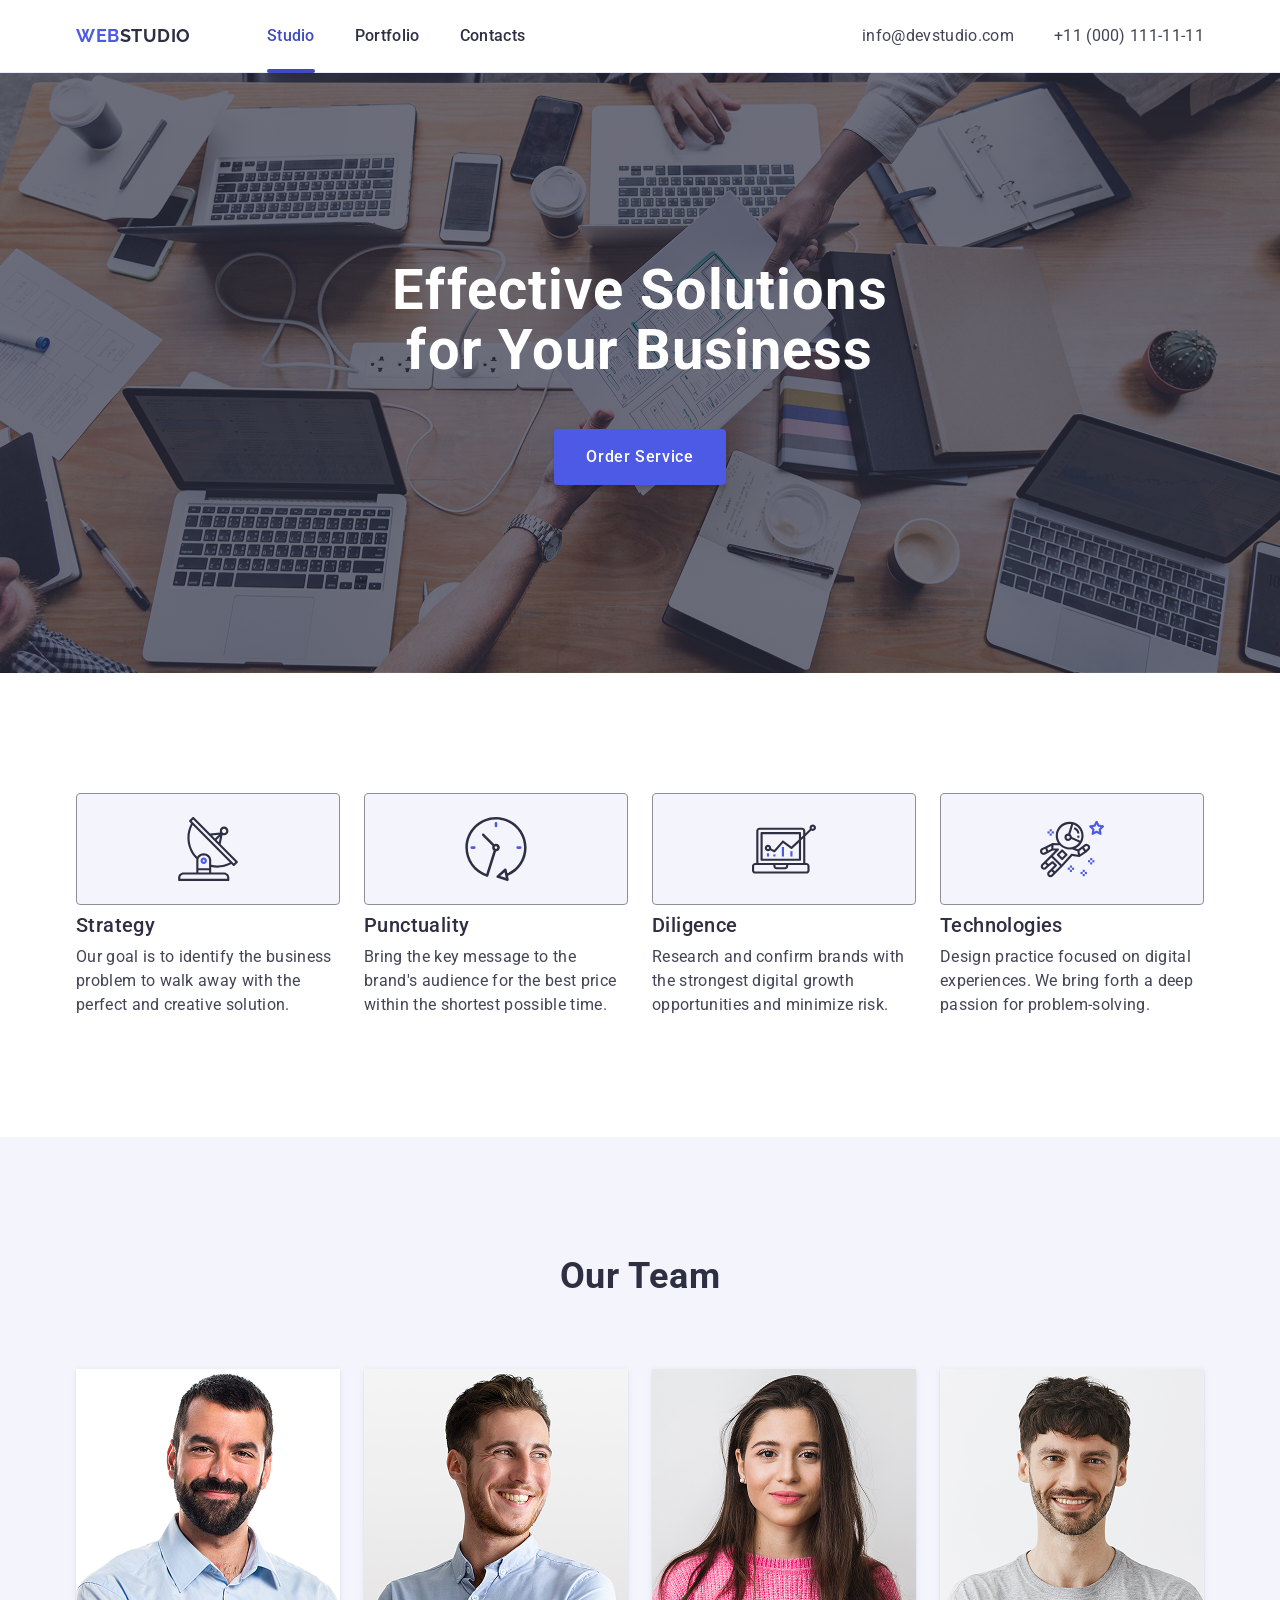
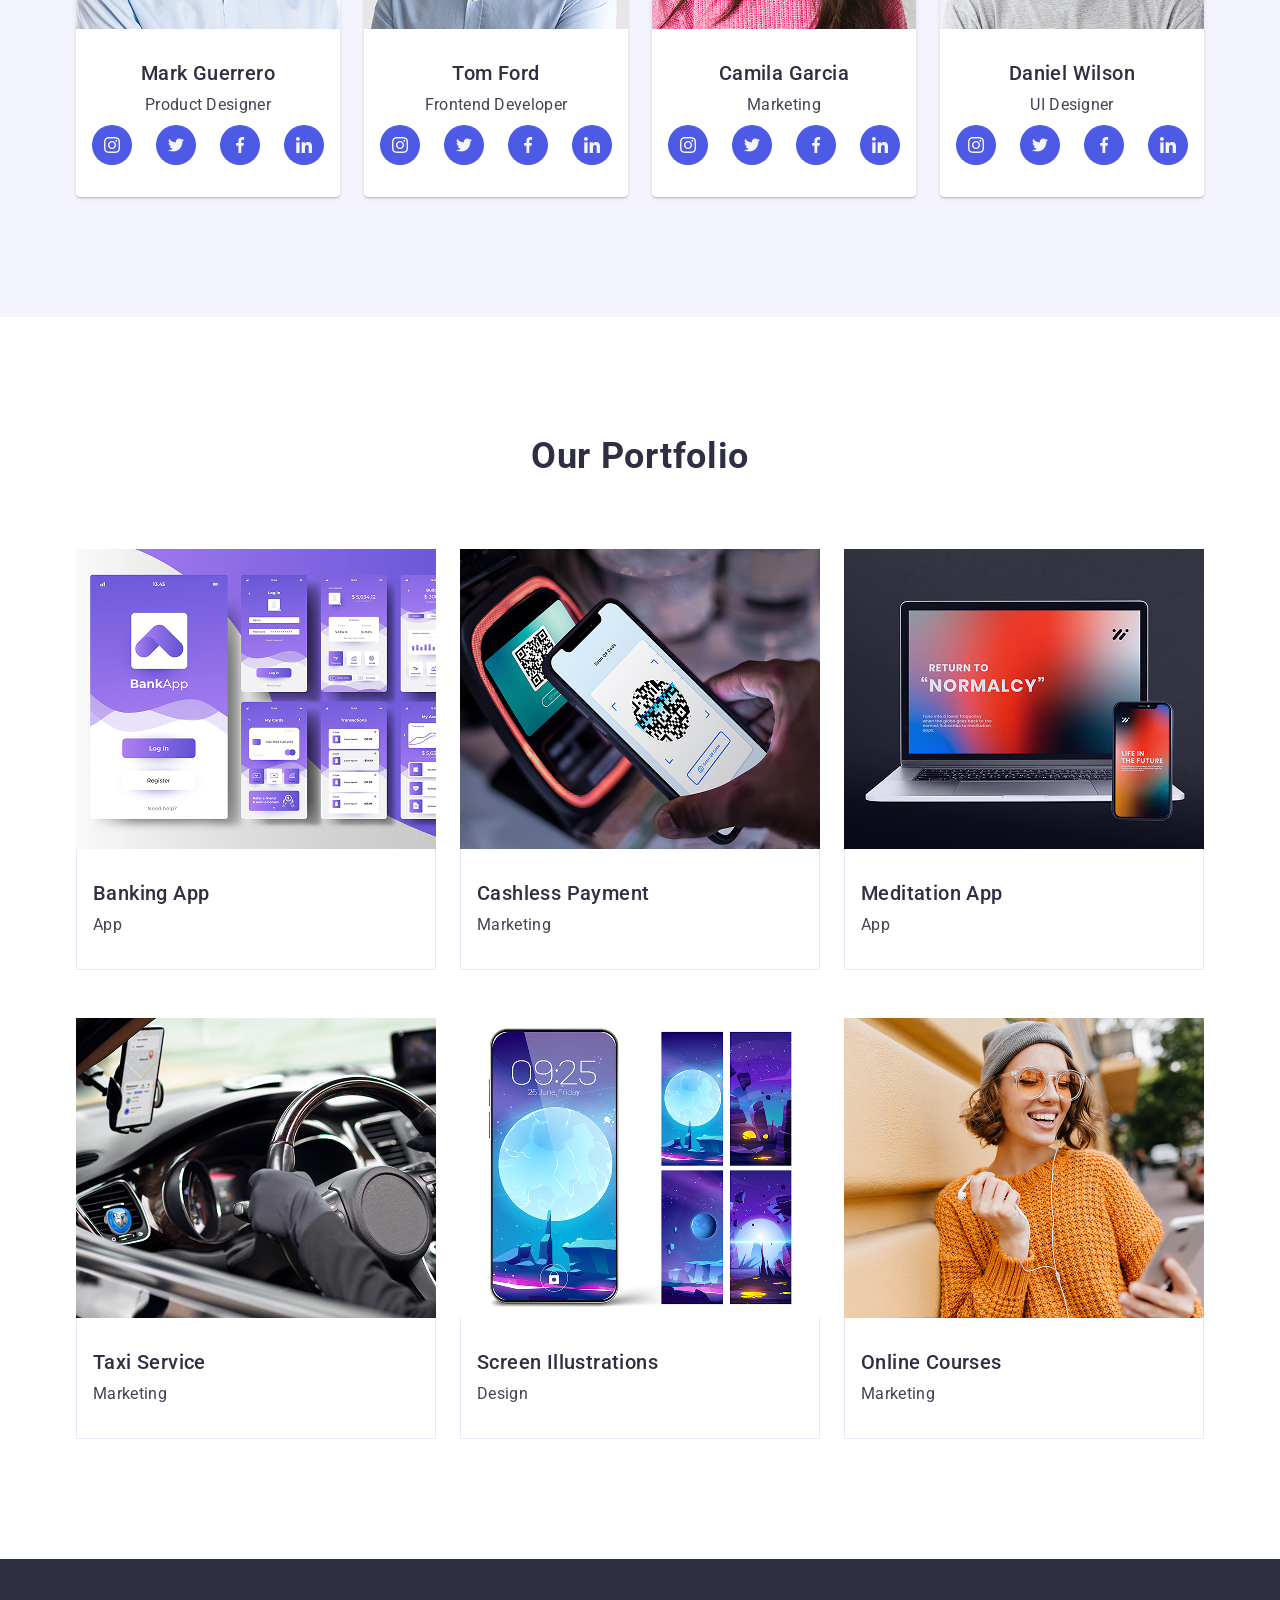
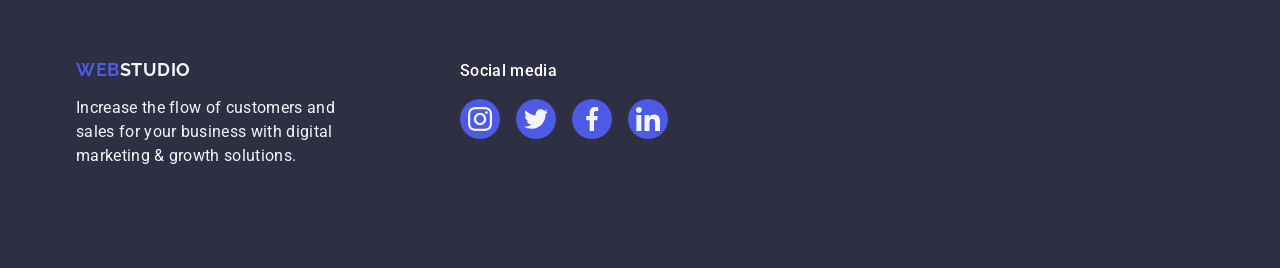
<file: index.html>
<!DOCTYPE html>
<html lang="en">

<head>
    <meta charset="UTF-8">
    <meta name="viewport" content="width=device-width, initial-scale=1.0">
    <title>WebStudio</title>
    <link rel="stylesheet" href="https://cdnjs.cloudflare.com/ajax/libs/modern-normalize/3.0.1/modern-normalize.min.css"
        integrity="sha512-q6WgHqiHlKyOqslT/lgBgodhd03Wp4BEqKeW6nNtlOY4quzyG3VoQKFrieaCeSnuVseNKRGpGeDU3qPmabCANg=="
        crossorigin="anonymous" referrerpolicy="no-referrer">
    <link rel="preconnect" href="https://fonts.googleapis.com">
    <link rel="preconnect" href="https://fonts.gstatic.com" crossorigin>
    <link href="https://fonts.googleapis.com/css2?family=Raleway:wght@700&family=Roboto:wght@400;500;700&display=swap"
        rel="stylesheet">
    <link rel="stylesheet" href="./css/styles.css">
</head>

<body>

    <header class="header">
        <div class="container header-container">
            <nav class="header-nav">
                <a class="header-logo" href="./index.html"><span class="header-logo-blue">Web</span>Studio</a>
                <ul class="header-menu">
                    <li><a class="header-link current" href="./index.html">Studio</a></li>
                    <li><a class="header-link" href="">Portfolio</a></li>
                    <li><a class="header-link" href="">Contacts</a></li>
                </ul>
            </nav>
            <address class="header-address">
                <ul class="header-contacts-list">
                    <li><a class="header-contacts" href="mailto:info@devstudio.com">info@devstudio.com</a></li>
                    <li><a class="header-contacts" href="tel:+110001111111">+11 (000) 111-11-11</a></li>
                </ul>
            </address>
        </div>
    </header>

    <main>
        <section class="hero">
            <div class="container">
                <h1 class="hero-title">Effective Solutions for Your Business</h1>
                <button class="hero-button" type="button">Order Service</button>
            </div>
        </section>

        <section class="our-features">
            <div class="container">
                <h2 class="visually-hidden">Our Features</h2>
                <ul class="features-list">
                    <li class="features-item">
                        <div class="icon-wrapper">
                            <svg class="features-icon" width="64" height="64" aria-hidden="true">
                                <use href="./images/icons.svg#icon-antenna"></use>
                            </svg>
                        </div>
                        <h3 class="features-h">Strategy</h3>
                        <p class="features-text">Our goal is to identify the business problem to walk away with the
                            perfect
                            and creative solution.</p>
                    </li>

                    <li class="features-item">
                        <div class="icon-wrapper">
                            <svg class="features-icon" width="64" height="64" aria-hidden="true">
                                <use href="./images/icons.svg#icon-clock"></use>
                            </svg>
                        </div>
                        <h3 class="features-h">Punctuality</h3>
                        <p class="features-text">Bring the key message to the brand's audience for the best price within
                            the
                            shortest possible time.</p>
                    </li>

                    <li class="features-item">
                        <div class="icon-wrapper">
                            <svg class="features-icon" width="64" height="64" aria-hidden="true">
                                <use href="./images/icons.svg#icon-diagram"></use>
                            </svg>
                        </div>
                        <h3 class="features-h">Diligence</h3>
                        <p class="features-text">Research and confirm brands with the strongest digital growth
                            opportunities
                            and minimize risk.</p>
                    </li>

                    <li class="features-item">
                        <div class="icon-wrapper">
                            <svg class="features-icon" width="64" height="64" aria-hidden="true">
                                <use href="./images/icons.svg#icon-astronaut"></use>
                            </svg>
                        </div>
                        <h3 class="features-h">Technologies</h3>
                        <p class="features-text">Design practice focused on digital experiences. We bring forth a deep
                            passion for problem-solving.</p>
                    </li>
                </ul>
            </div>
        </section>

        <section class="team">
            <div class="container">
                <h2 class="our-team">Our Team</h2>
                <ul class="team-list">
                    <li class="team-item">
                        <img src="./images/product.png" alt="Mark Guerrero" width="264" height="260">
                        <div class="team-text">
                            <h3 class="team-members">Mark Guerrero</h3>
                            <p class="team-position">Product Designer</p>
                            <ul class="social-list">
                                <li class="social-item">
                                    <a href="" class="social-link">
                                        <svg class="social-icon" width="16" height="16" aria-hidden="true">
                                            <use href="./images/icons.svg#icon-instagram"></use>
                                        </svg>
                                    </a>
                                </li>
                                <li class="social-item">
                                    <a href="" class="social-link">
                                        <svg class="social-icon" width="16" height="16" aria-hidden="true">
                                            <use href="./images/icons.svg#icon-twitter"></use>
                                        </svg>
                                    </a>
                                </li>
                                <li class="social-item">
                                    <a href="" class="social-link">
                                        <svg class="social-icon" width="16" height="16" aria-hidden="true">
                                            <use href="./images/icons.svg#icon-facebook"></use>
                                        </svg>
                                    </a>
                                </li>
                                <li class="social-item">
                                    <a href="" class="social-link">
                                        <svg class="social-icon" width="16" height="16" aria-hidden="true">
                                            <use href="./images/icons.svg#icon-linkedin"></use>
                                        </svg>
                                    </a>
                                </li>
                            </ul>
                        </div>
                    </li>

                    <li class="team-item">
                        <img src="./images/frontend.png" alt="Tom Ford" width="264" height="260">
                        <div class="team-text">
                            <h3 class="team-members">Tom Ford</h3>
                            <p class="team-position">Frontend Developer</p>
                            <ul class="social-list">
                                <li class="social-item">
                                    <a href="" class="social-link">
                                        <svg class="social-icon" width="16" height="16" aria-hidden="true">
                                            <use href="./images/icons.svg#icon-instagram"></use>
                                        </svg>
                                    </a>
                                </li>
                                <li class="social-item">
                                    <a href="" class="social-link">
                                        <svg class="social-icon" width="16" height="16" aria-hidden="true">
                                            <use href="./images/icons.svg#icon-twitter"></use>
                                        </svg>
                                    </a>
                                </li>
                                <li class="social-item">
                                    <a href="" class="social-link">
                                        <svg class="social-icon" width="16" height="16" aria-hidden="true">
                                            <use href="./images/icons.svg#icon-facebook"></use>
                                        </svg>
                                    </a>
                                </li>
                                <li class="social-item">
                                    <a href="" class="social-link">
                                        <svg class="social-icon" width="16" height="16" aria-hidden="true">
                                            <use href="./images/icons.svg#icon-linkedin"></use>
                                        </svg>
                                    </a>
                                </li>
                            </ul>
                        </div>
                    </li>

                    <li class="team-item">
                        <img src="./images/marketing.png" alt="Camila Garcia" width="264" height="260">
                        <div class="team-text">
                            <h3 class="team-members">Camila Garcia</h3>
                            <p class="team-position">Marketing</p>
                            <ul class="social-list">
                                <li class="social-item">
                                    <a href="" class="social-link">
                                        <svg class="social-icon" width="16" height="16" aria-hidden="true">
                                            <use href="./images/icons.svg#icon-instagram"></use>
                                        </svg>
                                    </a>
                                </li>
                                <li class="social-item">
                                    <a href="" class="social-link">
                                        <svg class="social-icon" width="16" height="16" aria-hidden="true">
                                            <use href="./images/icons.svg#icon-twitter"></use>
                                        </svg>
                                    </a>
                                </li>
                                <li class="social-item">
                                    <a href="" class="social-link">
                                        <svg class="social-icon" width="16" height="16" aria-hidden="true">
                                            <use href="./images/icons.svg#icon-facebook"></use>
                                        </svg>
                                    </a>
                                </li>
                                <li class="social-item">
                                    <a href="" class="social-link">
                                        <svg class="social-icon" width="16" height="16" aria-hidden="true">
                                            <use href="./images/icons.svg#icon-linkedin"></use>
                                        </svg>
                                    </a>
                                </li>
                            </ul>
                        </div>
                    </li>

                    <li class="team-item">
                        <img src="./images/designer.png" alt="Daniel Wilson" width="264" height="260">
                        <div class="team-text">
                            <h3 class="team-members">Daniel Wilson</h3>
                            <p class="team-position">UI Designer</p>
                            <ul class="social-list">
                                <li class="social-item">
                                    <a href="" class="social-link">
                                        <svg class="social-icon" width="16" height="16" aria-hidden="true">
                                            <use href="./images/icons.svg#icon-instagram"></use>
                                        </svg>
                                    </a>
                                </li>
                                <li class="social-item">
                                    <a href="" class="social-link">
                                        <svg class="social-icon" width="16" height="16" aria-hidden="true">
                                            <use href="./images/icons.svg#icon-twitter"></use>
                                        </svg>
                                    </a>
                                </li>
                                <li class="social-item">
                                    <a href="" class="social-link">
                                        <svg class="social-icon" width="16" height="16" aria-hidden="true">
                                            <use href="./images/icons.svg#icon-facebook"></use>
                                        </svg>
                                    </a>
                                </li>
                                <li class="social-item">
                                    <a href="" class="social-link">
                                        <svg class="social-icon" width="16" height="16" aria-hidden="true">
                                            <use href="./images/icons.svg#icon-linkedin"></use>
                                        </svg>
                                    </a>
                                </li>
                            </ul>
                        </div>
                    </li>
                </ul>

            </div>
        </section>

        <section class="portfolio">
            <div class="container">
                <h2 class="our-portfolio">Our Portfolio</h2>
                <ul class="portfolio-list">
                    <li class="portfolio-item">
                        <div class="portfolio-thumb">
                            <img src="./images/App.jpg" alt="Banking app" width="360" height="300">
                            <p class="portfolio-overlay">
                                14 Guided Sales Excellence Survey Tool for Store Management is a software application to
                                help you examine your business
                            </p>
                        </div>
                        <div class="portfolio-text-style">
                            <h3 class="portfolio-progs">Banking App</h3>
                            <p class="portfolio-text">App</p>
                        </div>
                    </li>
                    <li class="portfolio-item">
                        <div class="portfolio-thumb">
                            <img src="./images/Payment.jpg" alt="Cashless Payment" width="360" height="300">
                            <p class="portfolio-overlay">
                                14 Stylish and User-Friendly App Design Concepts · Task Manager App · Calorie Tracker
                                App · Exotic Fruit
                                Ecommerce App · Cloud Storage App
                            </p>
                        </div>
                        <div class="portfolio-text-style">
                            <h3 class="portfolio-progs">Cashless Payment</h3>
                            <p class="portfolio-text">Marketing</p>
                        </div>
                    </li>
                    <li class="portfolio-item">
                        <div class="portfolio-thumb">
                            <img src="./images/Meditation.jpg" alt="Meditation app" width="360" height="300">
                            <p class="portfolio-overlay">
                                Experience peaceful mind with our new Meditation App designed for your daily relaxation
                                routine
                            </p>
                        </div>
                        <div class="portfolio-text-style">
                            <h3 class="portfolio-progs">Meditation App</h3>
                            <p class="portfolio-text">App</p>
                        </div>
                    </li>
                    <li class="portfolio-item">
                        <div class="portfolio-thumb">
                            <img src="./images/Taxi.jpg" alt="Taxi service" width="360" height="300">
                            <p class="portfolio-overlay">
                                Get your ride in minutes with our fast and reliable Taxi Service solutions
                            </p>
                        </div>
                        <div class="portfolio-text-style">
                            <h3 class="portfolio-progs">Taxi Service</h3>
                            <p class="portfolio-text">Marketing</p>
                        </div>
                    </li>
                    <li class="portfolio-item">
                        <div class="portfolio-thumb">
                            <img src="./images/Screen.jpg" alt="Screen Illustrations" width="360" height="300">
                            <p class="portfolio-overlay">
                                Beautiful and unique screen illustrations to make your project stand out from the crowd
                            </p>
                        </div>
                        <div class="portfolio-text-style">
                            <h3 class="portfolio-progs">Screen Illustrations</h3>
                            <p class="portfolio-text">Design</p>
                        </div>
                    </li>
                    <li class="portfolio-item">
                        <div class="portfolio-thumb">
                            <img src="./images/Courses.jpg" alt="Online Courses" width="360" height="300">
                            <p class="portfolio-overlay">
                                Learn new skills with our professional online courses designed for modern digital
                                careers
                            </p>
                        </div>
                        <div class="portfolio-text-style">
                            <h3 class="portfolio-progs">Online Courses</h3>
                            <p class="portfolio-text">Marketing</p>
                        </div>
                    </li>
                </ul>
            </div>
        </section>
    </main>

    <footer class="footer">
        <div class="container footer-container">

            <div class="footer-logo-wrapper">
                <a class="footer-logo" href="./index.html"><span class="footer-logo-blue">Web</span>Studio</a>
                <p class="footer-slogan">Increase the flow of customers and sales for your business with digital
                    marketing &
                    growth solutions.</p>
            </div>

            <div class="footer-social">
                <p class="footer-social-text">Social media</p>
                <ul class="footer-social-list">
                    <li class="social-item">
                        <a href="" class="footer-social-link">
                            <svg class="social-icon" width="24" height="24" aria-hidden="true">
                                <use href="./images/icons.svg#icon-instagram"></use>
                            </svg>
                        </a>
                    </li>
                    <li class="social-item">
                        <a href="" class="footer-social-link">
                            <svg class="social-icon" width="24" height="24" aria-hidden="true">
                                <use href="./images/icons.svg#icon-twitter"></use>
                            </svg>
                        </a>
                    </li>
                    <li class="social-item">
                        <a href="" class="footer-social-link">
                            <svg class="social-icon" width="24" height="24" aria-hidden="true">
                                <use href="./images/icons.svg#icon-facebook"></use>
                            </svg>
                        </a>
                    </li>
                    <li class="social-item">
                        <a href="" class="footer-social-link">
                            <svg class="social-icon" width="24" height="24" aria-hidden="true">
                                <use href="./images/icons.svg#icon-linkedin"></use>
                            </svg>
                        </a>
                    </li>
                </ul>
            </div>

        </div>
    </footer>
</body>

</html>
</file>
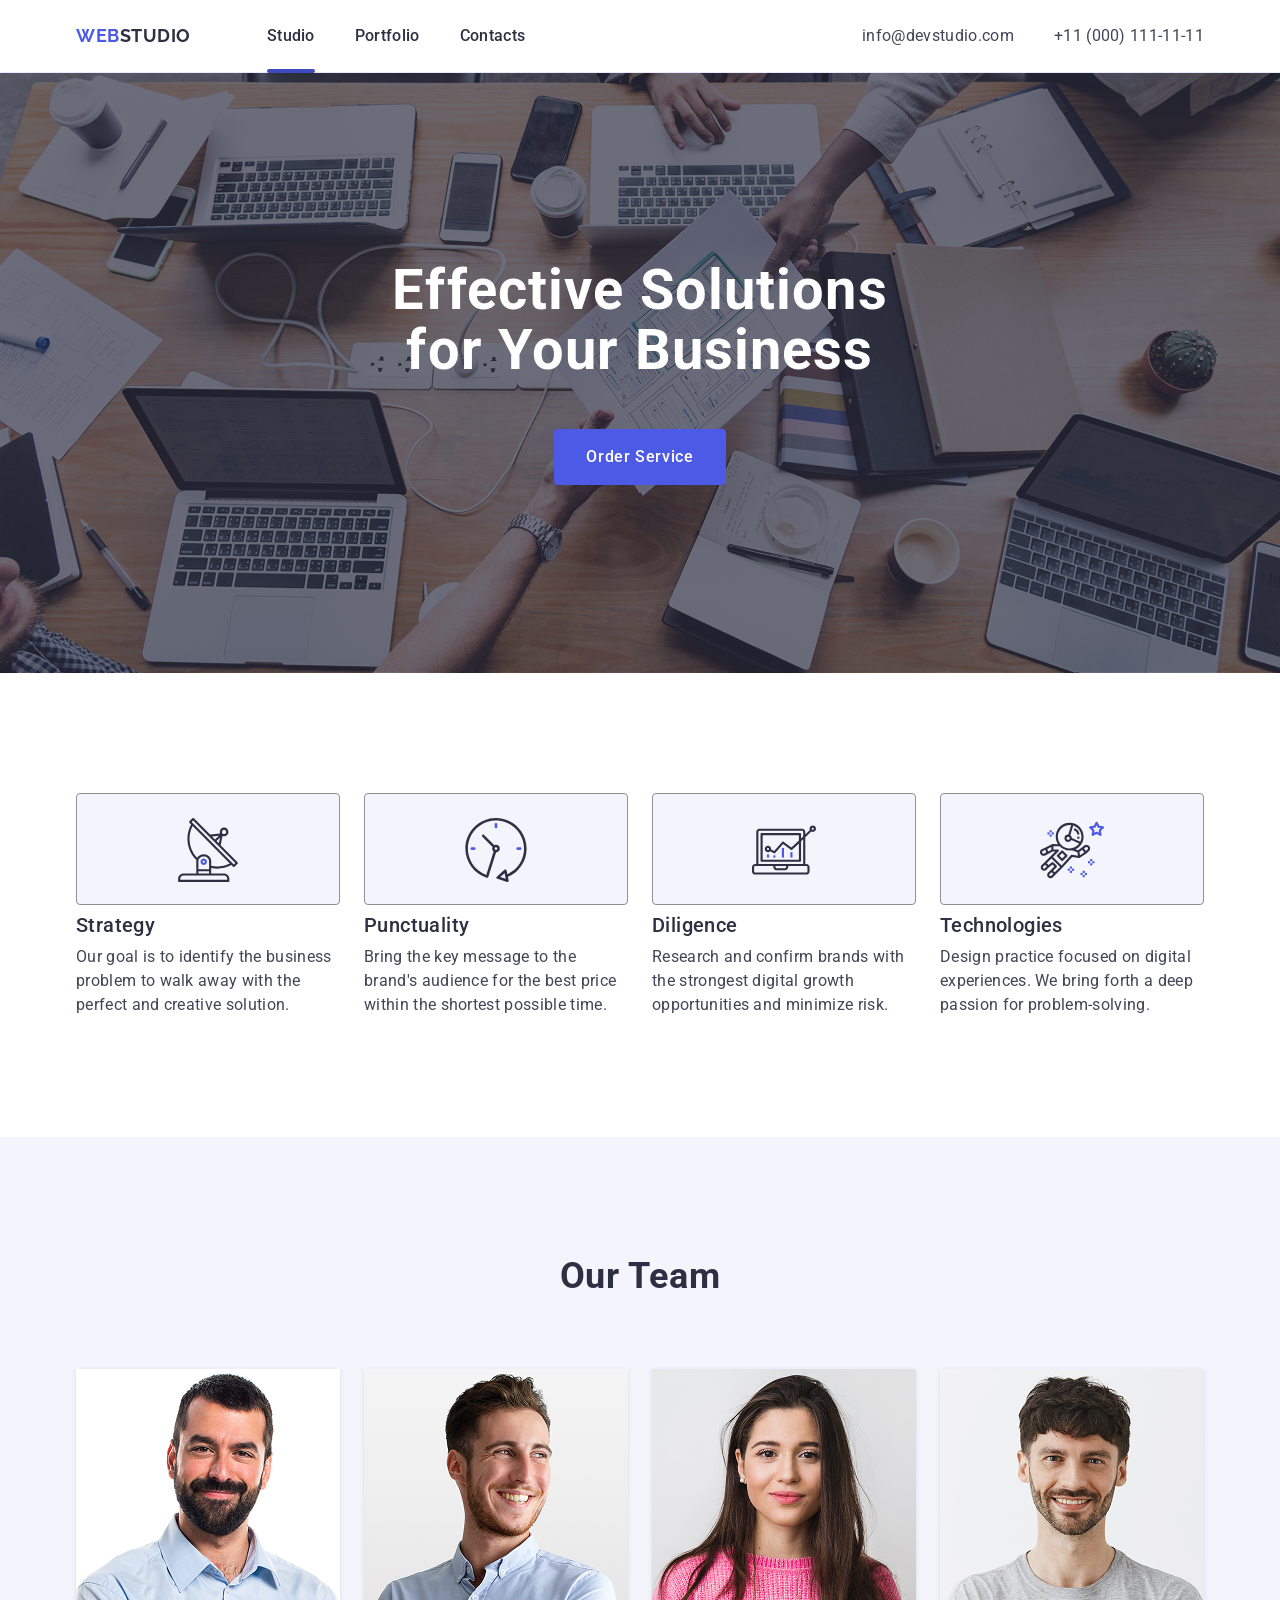
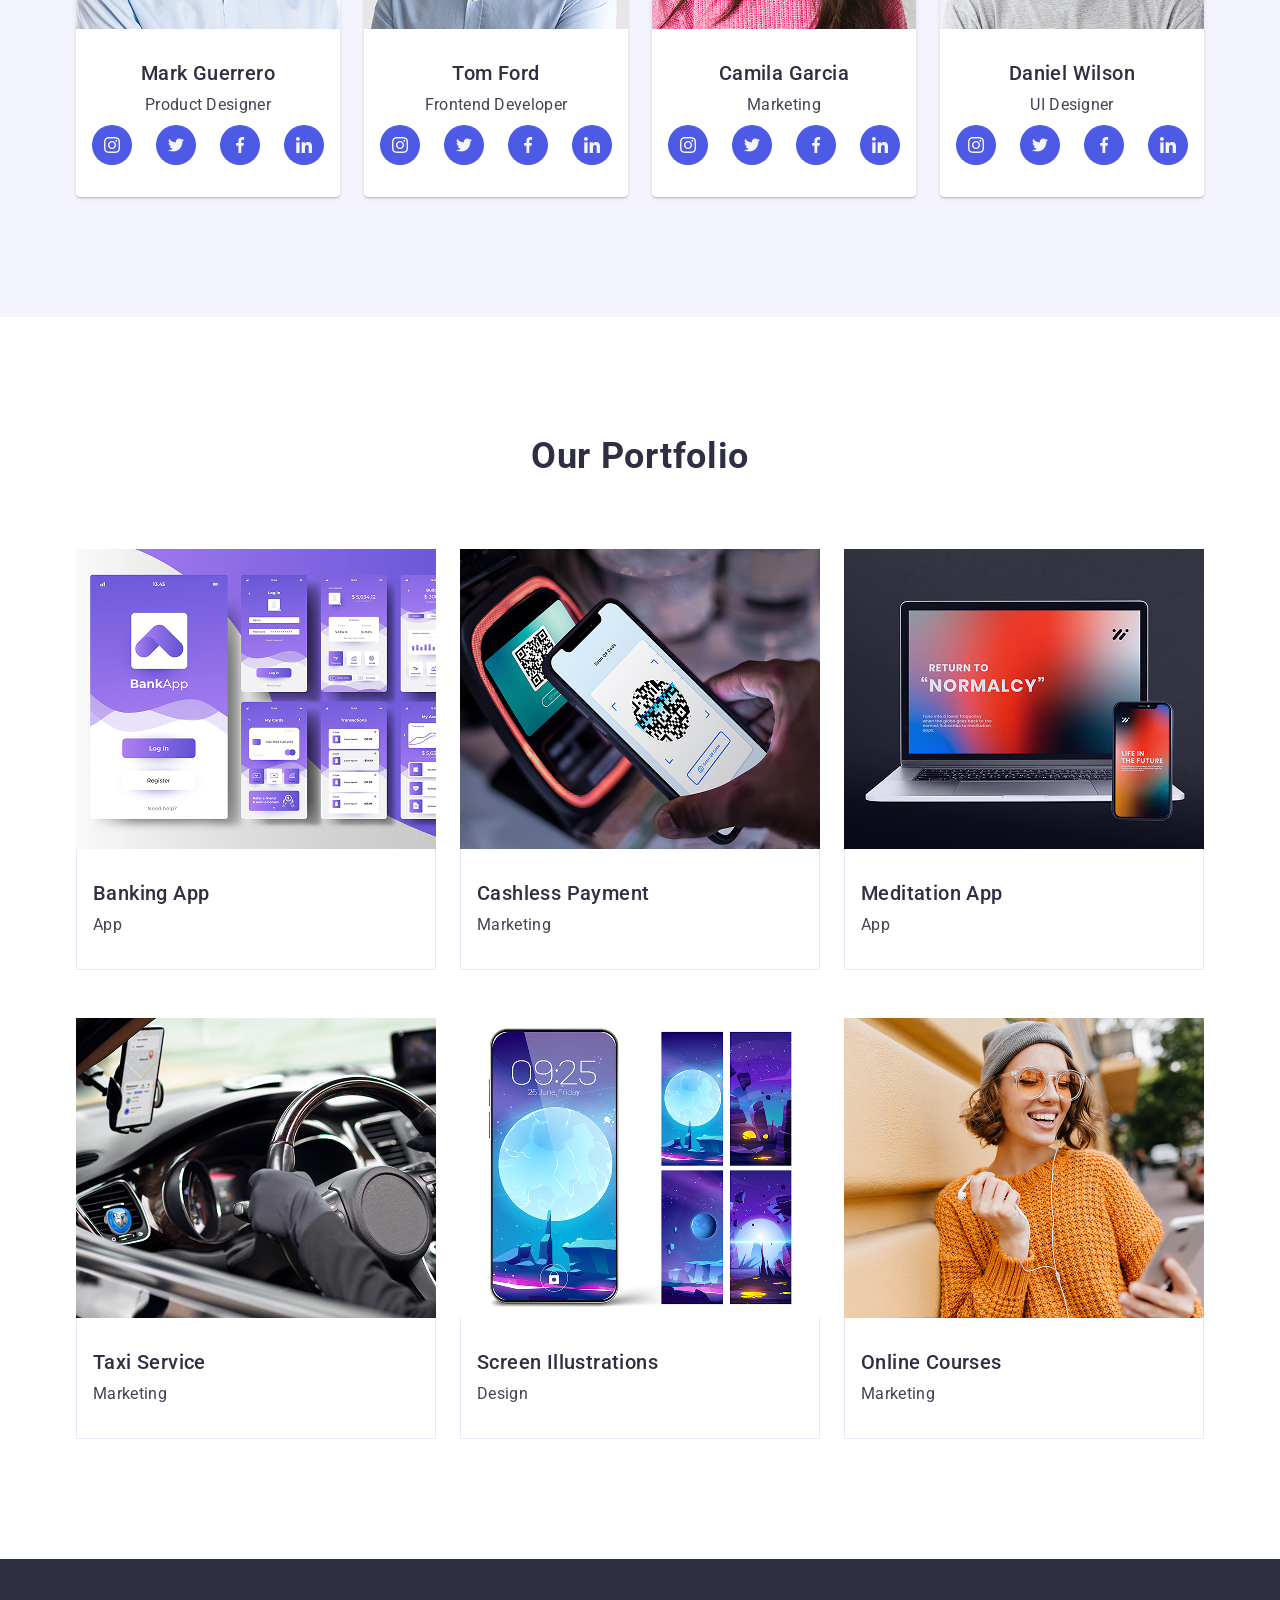
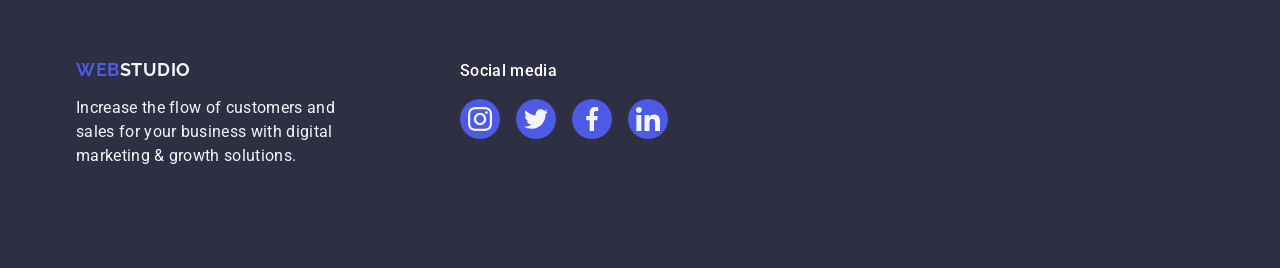
<file: goit-markup-hw-04/index.html>
<!DOCTYPE html>
<html lang="en">

<head>
    <meta charset="UTF-8">
    <meta name="viewport" content="width=device-width, initial-scale=1.0">
    <title>WebStudio</title>
    <link rel="stylesheet" href="https://cdnjs.cloudflare.com/ajax/libs/modern-normalize/3.0.1/modern-normalize.min.css"
        integrity="sha512-q6WgHqiHlKyOqslT/lgBgodhd03Wp4BEqKeW6nNtlOY4quzyG3VoQKFrieaCeSnuVseNKRGpGeDU3qPmabCANg=="
        crossorigin="anonymous" referrerpolicy="no-referrer">
    <link rel="preconnect" href="https://fonts.googleapis.com">
    <link rel="preconnect" href="https://fonts.gstatic.com" crossorigin>
    <link href="https://fonts.googleapis.com/css2?family=Raleway:wght@700&family=Roboto:wght@400;500;700&display=swap"
        rel="stylesheet">
    <link rel="stylesheet" href="./css/styles.css">
</head>

<body>

    <header class="header">
        <div class="container header-container">

            <nav class="header-nav">
                <a class="header-logo" href="./index.html"><span class="header-logo-blue">Web</span>Studio</a>
                <ul class="header-menu">
                    <li><a class="header-link current" href="./index.html">Studio</a></li>
                    <li><a class="header-link" href="">Portfolio</a></li>
                    <li><a class="header-link" href="">Contacts</a></li>
                </ul>
            </nav>

            <address class="header-address">
                <ul class="header-contacts-list">
                    <li><a class="header-contacts" href="mailto:info@devstudio.com">info@devstudio.com</a></li>
                    <li><a class="header-contacts" href="tel:+110001111111">+11 (000) 111-11-11</a></li>
                </ul>
            </address>

        </div>
    </header>

    <main>
        <section class="hero">
            <div class="container">
                <h1 class="hero-title">Effective Solutions for Your Business</h1>
                <button class="hero-button" type="button">Order Service</button>
            </div>
        </section>

        <section class="our-features">
            <div class="container">
                <h2 class="visually-hidden">Our Features</h2>
                <ul class="features-list">
                    <li class="features-item">
                        <div class="icon-wrapper">
                            <svg class="features-icon" width="64" height="64" aria-hidden="true">
                                <use href="./images/icons.svg#icon-antenna"></use>
                            </svg>
                        </div>
                        <h3 class="features-h">Strategy</h3>
                        <p class="features-text">Our goal is to identify the business problem to walk away with the perfect
                            and creative solution.</p>
                    </li>
                
                    <li class="features-item">
                        <div class="icon-wrapper">
                            <svg class="features-icon" width="64" height="64" aria-hidden="true">
                                <use href="./images/icons.svg#icon-clock"></use>
                            </svg>
                        </div>
                        <h3 class="features-h">Punctuality</h3>
                        <p class="features-text">Bring the key message to the brand's audience for the best price within the
                            shortest possible time.</p>
                    </li>
                
                    <li class="features-item">
                        <div class="icon-wrapper">
                            <svg class="features-icon" width="64" height="64" aria-hidden="true">
                                <use href="./images/icons.svg#icon-diagram"></use>
                            </svg>
                        </div>
                        <h3 class="features-h">Diligence</h3>
                        <p class="features-text">Research and confirm brands with the strongest digital growth opportunities
                            and minimize risk.</p>
                    </li>
                
                    <li class="features-item">
                        <div class="icon-wrapper">
                            <svg class="features-icon" width="64" height="64" aria-hidden="true">
                                <use href="./images/icons.svg#icon-astronaut"></use>
                            </svg>
                        </div>
                        <h3 class="features-h">Technologies</h3>
                        <p class="features-text">Design practice focused on digital experiences. We bring forth a deep
                            passion for problem-solving.</p>
                    </li>
                </ul>
            </div>
        </section>

        <section class="team">
            <div class="container">
            <h2 class="our-team">Our Team</h2>
            <ul class="team-list">
                <li class="team-item">
                    <img src="./images/product.png" alt="Product Designer" width="264" height="260">
                    <div class="team-text">
                        <h3 class="team-members">Mark Guerrero</h3>
                        <p class="team-position">Product Designer</p>
                        <ul class="social-list">
                            <li class="social-item">
                                <div class="team-wrapper">
                                    <svg class="social-icon" width="16" height="16" aria-hidden="true">
                                        <use href="./images/icons.svg#icon-instagram"></use>
                                    </svg>
                                </div>
                            </li>
                        
                            <li class="social-item">
                                <div class="team-wrapper">
                                    <svg class="social-icon" width="16" height="16" aria-hidden="true">
                                        <use href="./images/icons.svg#icon-twitter"></use>
                                    </svg>
                                </div>
                            </li>
                        
                            <li class="social-item">
                                <div class="team-wrapper">
                                    <svg class="social-icon" width="16" height="16" aria-hidden="true">
                                        <use href="./images/icons.svg#icon-facebook"></use>
                                    </svg>
                                </div>
                            </li>
                        
                            <li class="social-item">
                                <div class="team-wrapper">
                                    <svg class="social-icon" width="16" height="16" aria-hidden="true">
                                        <use href="./images/icons.svg#icon-linkedin"></use>
                                    </svg>
                                </div>
                            </li>
                        </ul>
                    </div>
                </li>
            
                <li class="team-item">
                    <img src="./images/frontend.png" alt="Frontend Developer" width="264" height="260">
                    <div class="team-text">
                        <h3 class="team-members">Tom Ford</h3>
                        <p class="team-position">Frontend Developer</p>
                        <ul class="social-list">
                            <li class="social-item">
                                <div class="team-wrapper">
                                    <svg class="social-icon" width="16" height="16" aria-hidden="true">
                                        <use href="./images/icons.svg#icon-instagram"></use>
                                    </svg>
                                </div>
                            </li>
                        
                            <li class="social-item">
                                <div class="team-wrapper">
                                    <svg class="social-icon" width="16" height="16" aria-hidden="true">
                                        <use href="./images/icons.svg#icon-twitter"></use>
                                    </svg>
                                </div>
                            </li>
                        
                            <li class="social-item">
                                <div class="team-wrapper">
                                    <svg class="social-icon" width="16" height="16" aria-hidden="true">
                                        <use href="./images/icons.svg#icon-facebook"></use>
                                    </svg>
                                </div>
                            </li>
                        
                            <li class="social-item">
                                <div class="team-wrapper">
                                    <svg class="social-icon" width="16" height="16" aria-hidden="true">
                                        <use href="./images/icons.svg#icon-linkedin"></use>
                                    </svg>
                                </div>
                            </li>
                        </ul>
                    </div>
                </li>
            
                <li class="team-item">
                    <img src="./images/marketing.png" alt="Marketing" width="264" height="260">
                    <div class="team-text">
                        <h3 class="team-members">Camila Garcia</h3>
                        <p class="team-position">Marketing</p>
                        <ul class="social-list">
                            <li class="social-item">
                                <div class="team-wrapper">
                                    <svg class="social-icon" width="16" height="16" aria-hidden="true">
                                        <use href="./images/icons.svg#icon-instagram"></use>
                                    </svg>
                                </div>
                            </li>
                        
                            <li class="social-item">
                                <div class="team-wrapper">
                                    <svg class="social-icon" width="16" height="16" aria-hidden="true">
                                        <use href="./images/icons.svg#icon-twitter"></use>
                                    </svg>
                                </div>
                            </li>
                        
                            <li class="social-item">
                                <div class="team-wrapper">
                                    <svg class="social-icon" width="16" height="16" aria-hidden="true">
                                        <use href="./images/icons.svg#icon-facebook"></use>
                                    </svg>
                                </div>
                            </li>
                        
                            <li class="social-item">
                                <div class="team-wrapper">
                                    <svg class="social-icon" width="16" height="16" aria-hidden="true">
                                        <use href="./images/icons.svg#icon-linkedin"></use>
                                    </svg>
                                </div>
                            </li>
                        </ul>
                    </div>
                </li>
            
                <li class="team-item">
                    <img src="./images/designer.png" alt="UI Designer" width="264" height="260">
                    <div class="team-text">
                        <h3 class="team-members">Daniel Wilson</h3>
                        <p class="team-position">UI Designer</p>
                        <ul class="social-list">
                            <li class="social-item">
                                <div class="team-wrapper">
                                    <svg class="social-icon" width="16" height="16" aria-hidden="true">
                                        <use href="./images/icons.svg#icon-instagram"></use>
                                    </svg>
                                </div>
                            </li>
                        
                            <li class="social-item">
                                <div class="team-wrapper">
                                    <svg class="social-icon" width="16" height="16" aria-hidden="true">
                                        <use href="./images/icons.svg#icon-twitter"></use>
                                    </svg>
                                </div>
                            </li>
                        
                            <li class="social-item">
                                <div class="team-wrapper">
                                    <svg class="social-icon" width="16" height="16" aria-hidden="true">
                                        <use href="./images/icons.svg#icon-facebook"></use>
                                    </svg>
                                </div>
                            </li>
                        
                            <li class="social-item">
                                <div class="team-wrapper">
                                    <svg class="social-icon" width="16" height="16" aria-hidden="true">
                                        <use href="./images/icons.svg#icon-linkedin"></use>
                                    </svg>
                                </div>
                            </li>
                        </ul>
                    </div>
                </li>
            </ul>

            </div>
        </section>

        <section class="portfolio">
            <div class="container">
                <h2 class="our-portfolio">Our Portfolio</h2>
                <ul class="portfolio-list">
                    <li class="portfolio-item">
                        <img src="./images/App.jpg" alt="Banking app" width="360" height="300">
                        <div class="portfolio-text-style">
                            <h3 class="portfolio-progs">Banking App</h3>
                            <p class="portfolio-text">App</p>
                        </div>
                    </li>
                    <li class="portfolio-item">
                        <div class="portfolio-thumb">
                            <img src="./images/Payment.jpg" alt="Cashless Payment" width="360" height="300">
                    
                            <p class="portfolio-overlay">
                                14 Stylish and User-Friendly App Design Concepts · Task Manager App · Calorie Tracker App · Exotic Fruit
                                Ecommerce App · Cloud Storage App
                            </p>
                        </div>
                    
                        <div class="portfolio-text-style">
                            <h3 class="portfolio-progs">Cashless Payment</h3>
                            <p class="portfolio-text">Marketing</p>
                        </div>
                    </li>
                    <li class="portfolio-item">
                        <img src="./images/Meditation.jpg" alt="Meditation app" width="360" height="300">
                        <div class="portfolio-text-style">
                            <h3 class="portfolio-progs">Meditation App</h3>
                            <p class="portfolio-text">App</p>
                        </div>
                    </li>
                    <li class="portfolio-item">
                        <img src="./images/Taxi.jpg" alt="Taxi service" width="360" height="300">
                        <div class="portfolio-text-style">
                            <h3 class="portfolio-progs">Taxi Service</h3>
                            <p class="portfolio-text">Marketing</p>
                        </div>
                    </li>
                    <li class="portfolio-item">
                        <img src="./images/Screen.jpg" alt="Screen Illustrations" width="360" height="300">
                        <div class="portfolio-text-style">
                            <h3 class="portfolio-progs">Screen Illustrations</h3>
                            <p class="portfolio-text">Design</p>
                        </div>
                    </li>
                    <li class="portfolio-item">
                        <img src="./images/Courses.jpg" alt="Online Courses" width="360" height="300">
                        <div class="portfolio-text-style">
                            <h3 class="portfolio-progs">Online Courses</h3>
                            <p class="portfolio-text">Marketing</p>
                        </div>
                    </li>
                </ul>
            </div>
        </section>
    </main>

    <footer class="footer">
        <div class="container footer-container">
    
            <div class="footer-logo-wrapper">
                <a class="footer-logo" href="./index.html"><span class="footer-logo-blue">Web</span>Studio</a>
                <p class="footer-slogan">Increase the flow of customers and sales for your business with digital marketing &
                    growth solutions.</p>
            </div>
    
            <div class="footer-social">
                <p class="footer-social-text">Social media</p>
                <ul class="social-list footer-social-list">
                    <li class="social-item">
                        <a href="" class="footer-social-link">
                            <svg class="social-icon" width="24" height="24" aria-hidden="true">
                                <use href="./images/icons.svg#icon-instagram"></use>
                            </svg>
                        </a>
                    </li>
                    <li class="social-item">
                        <a href="" class="footer-social-link">
                            <svg class="social-icon" width="24" height="24" aria-hidden="true">
                                <use href="./images/icons.svg#icon-twitter"></use>
                            </svg>
                        </a>
                    </li>
                    <li class="social-item">
                        <a href="" class="footer-social-link">
                            <svg class="social-icon" width="24" height="24" aria-hidden="true">
                                <use href="./images/icons.svg#icon-facebook"></use>
                            </svg>
                        </a>
                    </li>
                    <li class="social-item">
                        <a href="" class="footer-social-link">
                            <svg class="social-icon" width="24" height="24" aria-hidden="true">
                                <use href="./images/icons.svg#icon-linkedin"></use>
                            </svg>
                        </a>
                    </li>
                </ul>
            </div>
    
        </div>
    </footer>
</body>

</html>
</file>
<file: css/styles.css>
/* Глобальні налаштування */
h1,
h2,
h3,
h4,
h5,
h6,
p {
    margin: 0;
    padding: 0;
}

body {
    font-family: "Roboto", sans-serif;
    color: #434455;
    background-color: #ffffff;
}

ul {
    margin: 0;
    padding: 0;
    list-style: none;
}

a {
    text-decoration: none;
}

img {
    display: block;
    max-width: 100%;
    height: auto;
}

address {
    font-style: normal;
}

html {
    box-sizing: border-box;
}

*,
*::before,
*::after {
    box-sizing: inherit;
}

/* Контейнер */
.container {
    max-width: 1158px;
    margin: 0 auto;
    padding: 0 15px;
}

/* Header */
.header {
    border-bottom: 1px solid #e7e9fc;
    box-shadow: 0px 2px 1px rgba(46, 47, 66, 0.08),
        0px 1px 1px rgba(46, 47, 66, 0.16),
        0px 1px 6px rgba(46, 47, 66, 0.08);
}

.header-container {
    display: flex;
    align-items: center;
    justify-content: space-between;
}

.header-nav {
    display: flex;
    align-items: center;
}

.header-logo {
    font-family: "Raleway", sans-serif;
    font-weight: 700;
    font-size: 18px;
    line-height: 1.17;
    letter-spacing: 0.03em;
    text-transform: uppercase;
    color: #2e2f42;
    padding: 24px 0;
    margin-right: 76px;
    display: inline-block;
}

.header-logo-blue {
    color: #4d5ae5;
}

.header-menu {
    display: flex;
    gap: 40px;
}

.header-link {
    font-weight: 500;
    font-size: 16px;
    line-height: 1.5;
    letter-spacing: 0.02em;
    color: #2e2f42;
    padding: 24px 0;
    display: block;
    position: relative;
    transition: color 250ms cubic-bezier(0.4, 0, 0.2, 1);
}

.header-link.current {
    color: #404bbf;
}

.header-link.current::after {
    content: "";
    position: absolute;
    left: 0;
    bottom: -1px;
    width: 100%;
    height: 4px;
    background-color: #404bbf;
    border-radius: 2px;
}

.header-link:hover,
.header-link:focus {
    color: #404bbf;
}

.header-address {
    margin-left: auto;
}

.header-contacts-list {
    display: flex;
    gap: 40px;
}

.header-contacts {
    font-size: 16px;
    line-height: 1.5;
    letter-spacing: 0.02em;
    color: #434455;
    transition: color 250ms cubic-bezier(0.4, 0, 0.2, 1);
}

.header-contacts:hover,
.header-contacts:focus {
    color: #404bbf;
}

/* HERO */
.hero {
    background-color: #2e2f42;
    background-image: linear-gradient(rgba(46, 47, 66, 0.7), rgba(46, 47, 66, 0.7)),
        url("../images/people-office.jpg");
    /* Перейменуйте файл на people-office.jpg */
    background-repeat: no-repeat;
    background-size: cover;
    background-position: center;
    max-width: 1440px;
    margin: 0 auto;
    padding: 188px 0;
    text-align: center;
}

.hero-title {
    font-size: 56px;
    line-height: 1.07;
    letter-spacing: 0.02em;
    color: #ffffff;
    max-width: 496px;
    margin: 0 auto 48px auto;
}

.hero-button {
    font-family: "Roboto", sans-serif;
    font-weight: 500;
    font-size: 16px;
    line-height: 1.5;
    letter-spacing: 0.04em;
    color: #ffffff;
    background-color: #4d5ae5;
    cursor: pointer;
    border: none;
    border-radius: 4px;
    padding: 16px 32px;
    display: inline-block;
    min-width: 169px;
    transition: background-color 250ms cubic-bezier(0.4, 0, 0.2, 1);
    box-shadow: 0px 4px 4px rgba(0, 0, 0, 0.15);
}

.hero-button:hover,
.hero-button:focus {
    background-color: #404bbf;
}

/* Our Features */
.visually-hidden {
    position: absolute;
    width: 1px;
    height: 1px;
    margin: -1px;
    border: 0;
    padding: 0;
    white-space: nowrap;
    clip-path: inset(100%);
    clip: rect(0 0 0 0);
    overflow: hidden;
}

.our-features {
    padding: 120px 0;
}

.features-list {
    display: flex;
    gap: 24px;
}

.features-item {
    width: calc((100% - 72px) / 4);
}

.features-h {
    font-weight: 500;
    font-size: 20px;
    line-height: 1.2;
    letter-spacing: 0.02em;
    color: #2e2f42;
    margin-top: 8px;
    margin-bottom: 8px;
}

.features-text {
    font-size: 16px;
    line-height: 1.5;
    letter-spacing: 0.02em;
    color: #434455;
}

.icon-wrapper {
    display: flex;
    justify-content: center;
    align-items: center;
    /* Виправлено: додано вертикальне центрування */
    border: 1px solid #8e8f99;
    border-radius: 4px;
    width: 100%;
    height: 112px;
    background: #f4f4fd;
}

.features-icon {
    margin: 0;
    /* Виправлено: прибрано зовнішні відступи */
}

/* Team */
.team {
    background: #f4f4fd;
    padding: 120px 0;
}

.our-team {
    font-weight: 700;
    font-size: 36px;
    line-height: 1.11;
    letter-spacing: 0.02em;
    text-align: center;
    color: #2e2f42;
    margin-bottom: 72px;
}

.team-list {
    display: flex;
    gap: 24px;
}

.team-item {
    background-color: #ffffff;
    border-radius: 0px 0px 4px 4px;
    box-shadow: 0px 1px 6px rgba(46, 47, 66, 0.08),
        0px 1px 1px rgba(46, 47, 66, 0.16),
        0px 2px 1px rgba(46, 47, 66, 0.08);
}

.team-text {
    padding: 32px 16px;
    text-align: center;
}

.team-members {
    font-weight: 500;
    font-size: 20px;
    line-height: 1.2;
    letter-spacing: 0.02em;
    color: #2e2f42;
    margin-bottom: 8px;
}

.team-position {
    font-size: 16px;
    line-height: 1.5;
    letter-spacing: 0.02em;
    color: #434455;
    margin-bottom: 8px;
}

.social-list {
    display: flex;
    justify-content: center;
    gap: 24px;
}

.social-link {
    display: flex;
    justify-content: center;
    align-items: center;
    width: 40px;
    height: 40px;
    background-color: #4d5ae5;
    border-radius: 50%;
    transition: background-color 250ms cubic-bezier(0.4, 0, 0.2, 1);
}

.social-link:hover,
.social-link:focus {
    background-color: #404bbf;
}

.social-icon {
    fill: #f4f4fd;
}

/* Portfolio */
.portfolio {
    padding: 120px 0;
}

.our-portfolio {
    font-weight: 700;
    font-size: 36px;
    line-height: 1.11;
    letter-spacing: 0.02em;
    text-align: center;
    color: #2e2f42;
    margin-bottom: 72px;
}

.portfolio-list {
    display: flex;
    gap: 24px;
    flex-wrap: wrap;
    row-gap: 48px;
}

.portfolio-item {
    transition: box-shadow 250ms cubic-bezier(0.4, 0, 0.2, 1);
}

.portfolio-item:hover {
    box-shadow: 0px 1px 6px rgba(46, 47, 66, 0.08),
        0px 1px 1px rgba(46, 47, 66, 0.16),
        0px 2px 1px rgba(46, 47, 66, 0.08);
}

.portfolio-thumb {
    position: relative;
    overflow: hidden;
}

.portfolio-overlay {
    position: absolute;
    top: 0;
    left: 0;
    width: 100%;
    height: 100%;
    padding: 40px 32px;
    background-color: #4d5ae5;
    color: #f4f4fd;
    font-size: 16px;
    line-height: 1.5;
    letter-spacing: 0.02em;
    transform: translateY(100%);
    transition: transform 250ms cubic-bezier(0.4, 0, 0.2, 1);
}

.portfolio-item:hover .portfolio-overlay {
    transform: translateY(0);
}

.portfolio-text-style {
    padding: 32px 16px;
    border: 1px solid #E7E9FC;
    border-top: none;
}

.portfolio-progs {
    font-weight: 500;
    font-size: 20px;
    line-height: 1.2;
    letter-spacing: 0.02em;
    color: #2e2f42;
    margin-bottom: 8px;
}

.portfolio-text {
    font-size: 16px;
    line-height: 1.5;
    letter-spacing: 0.02em;
    color: #434455;
}

/* Footer */
.footer {
    background: #2e2f42;
    padding: 100px 0;
}

.footer-container {
    display: flex;
    align-items: baseline;
}

.footer-logo-wrapper {
    margin-right: 120px;
}

.footer-logo {
    font-family: "Raleway", sans-serif;
    font-weight: 700;
    font-size: 18px;
    line-height: 1.17;
    letter-spacing: 0.03em;
    text-transform: uppercase;
    color: #f4f4fd;
    display: inline-block;
    margin-bottom: 16px;
}

.footer-logo-blue {
    color: #4d5ae5;
}

.footer-slogan {
    font-size: 16px;
    line-height: 1.5;
    letter-spacing: 0.02em;
    color: #f4f4fd;
    max-width: 264px;
}

.footer-social {
}

.footer-social-text {
    font-weight: 500;
    font-size: 16px;
    line-height: 1.5;
    letter-spacing: 0.02em;
    color: #ffffff;
    margin-bottom: 16px;
}

.footer-social-list {
    display: flex;
    gap: 16px;
    justify-content: flex-start;
}

.footer-social-link {
    display: flex;
    align-items: center;
    justify-content: center;
    width: 40px;
    height: 40px;
    background-color: #4d5ae5;
    border-radius: 50%;
    transition: background-color 250ms cubic-bezier(0.4, 0, 0.2, 1);
}

.footer-social-link:hover,
.footer-social-link:focus {
    background-color: #31d0aa;

}
</file>
<file: goit-markup-hw-04/css/styles.css>
/* Глобальні налаштування */
/* Глобальне скидання маржинів та падінгів */
h1,
h2,
h3,
h4,
h5,
h6,
p {
    margin: 0;
    padding: 0;
}

body {
    font-family: "Roboto", sans-serif;
    color: #434455;
    background-color: #ffffff;
}

ul {
    margin: 0;
    padding: 0;
    list-style: none;
}

a {
    text-decoration: none;
}

img {
    display: block;
    max-width: 100%;
    height: auto;

}
address {
    font-style: normal;
}


html {
    box-sizing: border-box;
}

*,
*::before,
*::after {
    box-sizing: inherit;
}

/* Контейнер */
.container {
    max-width: 1158px;
    margin: 0 auto;
    padding: 0 15px;
}

/* Header*/
.header {
    border-bottom: 1px solid #e7e9fc;
}

/* Logo+Menu+Contacts */
.header-container {
    display: flex;
    align-items: center;
    justify-content: space-between;
}

/* Menu line */
.header-nav {
    display: flex;
    align-items: center;
}

/* Logo */
.header-logo {
    font-family: "Raleway", sans-serif;
    font-weight: 700;
    font-size: 18px;
    line-height: 1.17;
    letter-spacing: 0.03em;
    text-transform: uppercase;
    color: #2e2f42;
    padding: 24px 0;
    margin-right: 76px;
    display: inline-block;
}

.header-logo-blue {
    color: #4d5ae5;
}

/* */
.header-menu {
    display: flex;
    gap: 40px;
}

/* Links */
.header-link {
    font-weight: 500;
    font-size: 16px;
    line-height: 1.5;
    letter-spacing: 0.02em;
    color: #2e2f42;
    padding: 24px 0;
    display: block;
    position: relative;
}

.header-link.current::after {
    content: "";
    position: absolute;
    left: 0;
    bottom: -1px;
    width: 100%;
    height: 4px;
    background-color: #404bbf;
    border-radius: 2px;
}

.header-link:hover,
.header-link:focus {
    color: #404bbf;
}

/* Contacts */
.header-address {
    font-style: normal;
    margin-left: auto;
}

/* Contacts List */
.header-contacts-list {
    display: flex;
    gap: 40px;
}

.header-contacts {
    font-size: 16px;
    line-height: 1.5;
    letter-spacing: 0.02em;
    color: #434455;
}

.header-contacts:hover,
.header-contacts:focus {
    color: #404bbf;
}

/* HERO */
.hero {
    background-image: linear-gradient(rgba(46, 47, 66, 0.7), rgba(46, 47, 66, 0.7)), url("../images/people-office\ 1.jpg");
    background-size: cover;
    background-position: center;
    max-width: 1440px;
    margin: 0 auto;
    padding: 188px 0;
    text-align: center;
}

.hero-title {
    font-size: 56px;
    line-height: 1.07;
    letter-spacing: 0.02em;
    color: #ffffff;
    max-width: 496px;
    margin: 0 auto 48px auto;
}

.hero-button {
    font-family: "Roboto", sans-serif;
    font-weight: 500;
    font-size: 16px;
    line-height: 1.5;
    letter-spacing: 0.04em;
    color: #ffffff;
    background-color: #4d5ae5;
    cursor: pointer;
    border: none;
    border-radius: 4px;
    padding: 16px 32px;
    display: inline-block;
}

.hero-button:hover,
.hero-button:focus {
    background-color: #404bbf;
}

/* Our Features */

.visually-hidden {    /* Сховав елемент*/
    position: absolute;
    width: 1px;
    height: 1px;
    margin: -1px;
    border: 0;
    padding: 0;
    white-space: nowrap;
    clip-path: inset(100%);
    clip: rect(0 0 0 0);
    overflow: hidden;
}

.our-features{
    padding: 120px 0;
}

.features-list {
    display: flex;
    gap: 24px;
}

.features-item {
    width: calc((100% - 72px) / 4);
}

.features-h {
    font-family: "Roboto", sans-serif;
        font-weight: 500;
        font-size: 20px;
        line-height: 1.2;
        letter-spacing: 0.02em;
        color: #2e2f42;
        margin-top: 8px;
        margin-bottom: 8px;
}

.features-text {
    font-family: "Roboto", sans-serif;
        font-size: 16px;
        line-height: 1.5;
        letter-spacing: 0.02em;
        color: #434455;
}

.icon-wrapper{
    display: flex;
    justify-content: center;
    border: 1px solid #8e8f99;
    border-radius: 4px;
    width: 264px;
    height: 112px;
    background: #f4f4fd;
    

}

.features-icon{
    margin-top: 24px;
    margin-bottom: 24px;
}

/* Team */

.team {
    background: #f4f4fd;
    padding: 120px 0;
}

.our-team {
    font-family: "Roboto", sans-serif;
        font-weight: 700;
        font-size: 36px;
        line-height: 1.11;
        letter-spacing: 0.02em;
        text-align: center;
        color: #2e2f42;
        margin-bottom: 72px;
}

.team-list {
    display: flex;
    gap: 24px;
}

.team-item {
        background: #fff;
        box-shadow: 
        0px 1px 6px rgba(46, 47, 66, 0.08),
        0px 1px 1px rgba(46, 47, 66, 0.16),
        0px 2px 1px rgba(46, 47, 66, 0.08);
        border-radius: 0px 0px 4px 4px;
        width: calc((100% - 72px) / 4);
}

.team-members{
    font-family: "Roboto", sans-serif;
        font-weight: 500;
        font-size: 20px;
        line-height: 1.2;
        letter-spacing: 0.02em;
        text-align: center;
        color: #2e2f42;
        margin-bottom: 8px;
}

.team-position {
    font-family: "Roboto", sans-serif;
        font-size: 16px;
        line-height: 1.5;
        letter-spacing: 0.02em;
        text-align: center;
        color: #434455;
        margin-bottom: 8px;
}

.team-text {
    padding: 32px 16px;
    text-align: center;
}

.social-list {
    display: flex;
    justify-content: center;
    gap: 24px;
    list-style-type: none;
    padding: 0;
    margin: 0;
    margin-top: 8px;
}

.team-wrapper{
    display: flex;
        justify-content: center;
        align-items: center;
        width: 40px;
        height: 40px;
        background-color: #4d5ae5;
        border-radius: 50%;
}

.social-icon{
    fill: #f4f4fd;
}

/* Portfolio */

.portfolio {
    padding: 120px 0;
}

.our-portfolio {
    font-family: "Roboto", sans-serif;
        font-weight: 700;
        font-size: 36px;
        line-height: 1.11;
        letter-spacing: 0.02em;
        text-align: center;
        color: #2e2f42;
        margin-bottom: 72px;
}

.portfolio-list {
    display: flex;
    gap: 24px;
    flex-wrap: wrap;
    row-gap: 48px;
}

.portfolio-item {
    width: calc((100% - 48px) / 3);
    transition: box-shadow 250ms cubic-bezier(0.4, 0, 0.2, 1);
}

.portfolio-progs {
    font-family: "Roboto", sans-serif;
        font-weight: 500;
        font-size: 20px;
        line-height: 1.2;
        letter-spacing: 0.02em;
        color: #2e2f42;
        margin-bottom: 8px;
}

.portfolio-item:hover {
    box-shadow: 0px 1px 6px rgba(46, 47, 66, 0.08),
        0px 1px 1px rgba(46, 47, 66, 0.16),
        0px 2px 1px rgba(46, 47, 66, 0.08);
}

.portfolio-thumb {
    position: relative;
    overflow: hidden;
}

.portfolio-overlay {
    position: absolute;
    top: 0;
    left: 0;
    width: 100%;
    height: 100%;
    padding: 40px 32px;
    background-color: #4d5ae5;
    color: #f4f4fd;
    margin: 0;
    transform: translateY(100%);
    transition: transform 250ms cubic-bezier(0.4, 0, 0.2, 1);
}

.portfolio-item:hover .portfolio-overlay {
    transform: translateY(0);
}

.portfolio-text-style{
    padding: 32px 16px;
    border: 1px solid #E7E9FC;
    border-top: none;
}

.portfolio-text {
font-family: "Roboto", sans-serif;
    font-size: 16px;
    line-height: 1.5;
    letter-spacing: 0.02em;
    color: #434455;
}

/* Footer */

.footer{
    background: #2e2f42;
    padding: 100px 0;
}

.footer-logo-blue{
    color: #4d5ae5;
}

.footer-logo{
    font-family: "Raleway", sans-serif;
        font-weight: 700;
        font-size: 18px;
        line-height: 1.17;
        letter-spacing: 0.03em;
        text-transform: uppercase;
        color: #f4f4fd;
        display: inline-block;
        margin-bottom: 16px;
}

.footer-slogan{
    font-family: "Roboto", sans-serif;
        font-size: 16px;
        line-height: 1.5;
        letter-spacing: 0.02em;
        color: #f4f4fd;
        max-width: 264px;
}


.footer-container {
    display: flex;
    align-items: baseline;
}


.footer-logo-wrapper {
    margin-right: 120px;
}


.footer-social-text {
    font-weight: 500;
    font-size: 16px;
    line-height: 1.5;
    letter-spacing: 0.02em;
    color: #ffffff;
    margin-bottom: 16px;
}


.footer-social-list {
    gap: 16px;
}


.footer-social-link {
    display: flex;
    align-items: center;
    justify-content: center;
    width: 40px;
    height: 40px;
    background-color: #4d5ae5;
    border-radius: 50%;
    transition: background-color 250ms cubic-bezier(0.4, 0, 0.2, 1);
}
</file>
